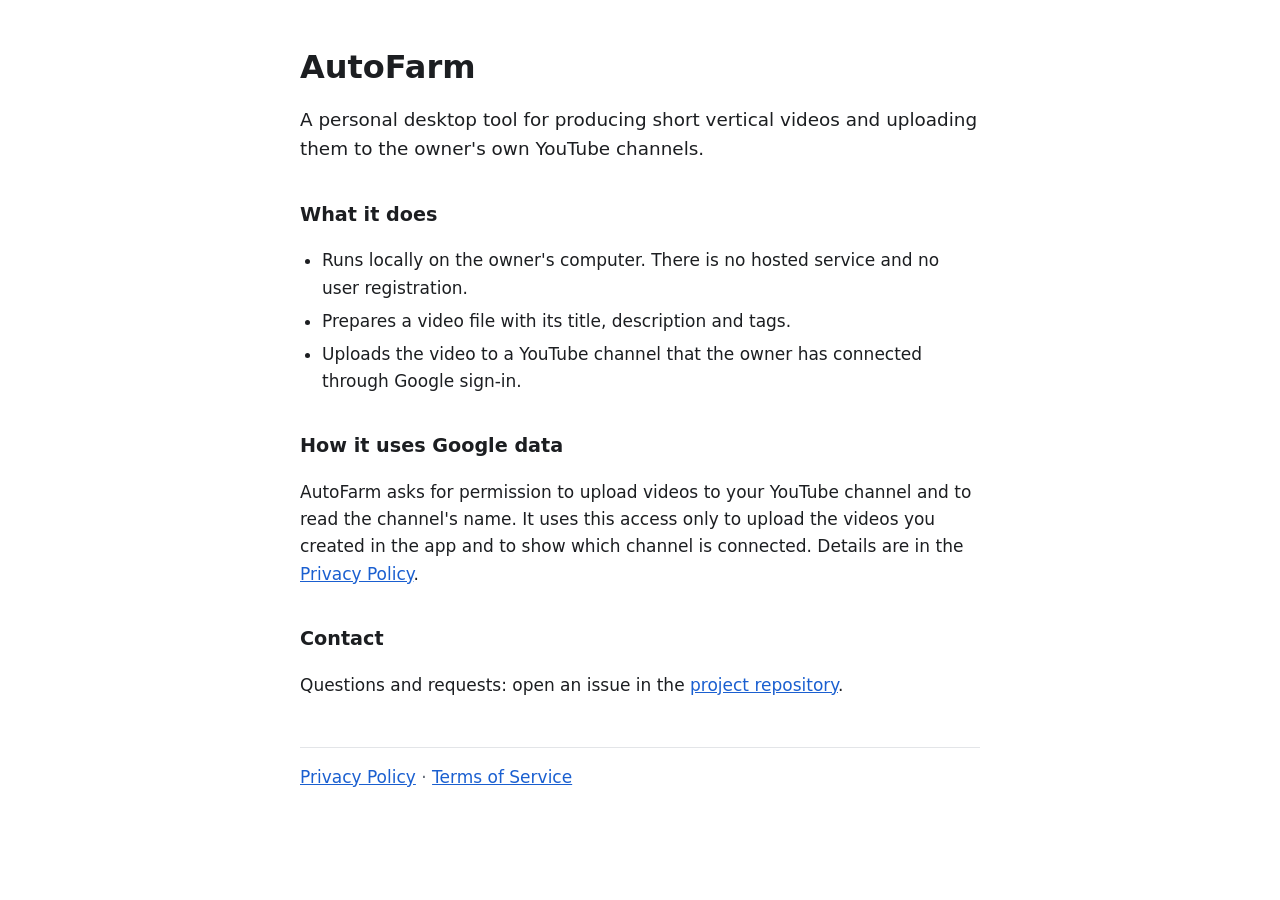
<file: index.html>
<!doctype html>
<html lang="en">
  <head>
    <meta charset="utf-8" />
    <meta name="viewport" content="width=device-width, initial-scale=1" />
    <title>AutoFarm</title>
    <meta name="description" content="AutoFarm is a personal desktop tool that uploads the owner's own videos to their own YouTube channels." />
    <link rel="stylesheet" href="style.css" />
  </head>
  <body>
    <main>
      <h1>AutoFarm</h1>
      <p class="lead">A personal desktop tool for producing short vertical videos and uploading them to the owner's own YouTube channels.</p>

      <h2>What it does</h2>
      <ul>
        <li>Runs locally on the owner's computer. There is no hosted service and no user registration.</li>
        <li>Prepares a video file with its title, description and tags.</li>
        <li>Uploads the video to a YouTube channel that the owner has connected through Google sign-in.</li>
      </ul>

      <h2>How it uses Google data</h2>
      <p>
        AutoFarm asks for permission to upload videos to your YouTube channel and to read the channel's name. It uses this access only to
        upload the videos you created in the app and to show which channel is connected. Details are in the
        <a href="privacy.html">Privacy Policy</a>.
      </p>

      <h2>Contact</h2>
      <p>Questions and requests: open an issue in the <a href="https://github.com/newaigosha-spec/autofarm-site/issues">project repository</a>.</p>

      <footer><a href="privacy.html">Privacy Policy</a> · <a href="terms.html">Terms of Service</a></footer>
    </main>
  </body>
</html>
</file>
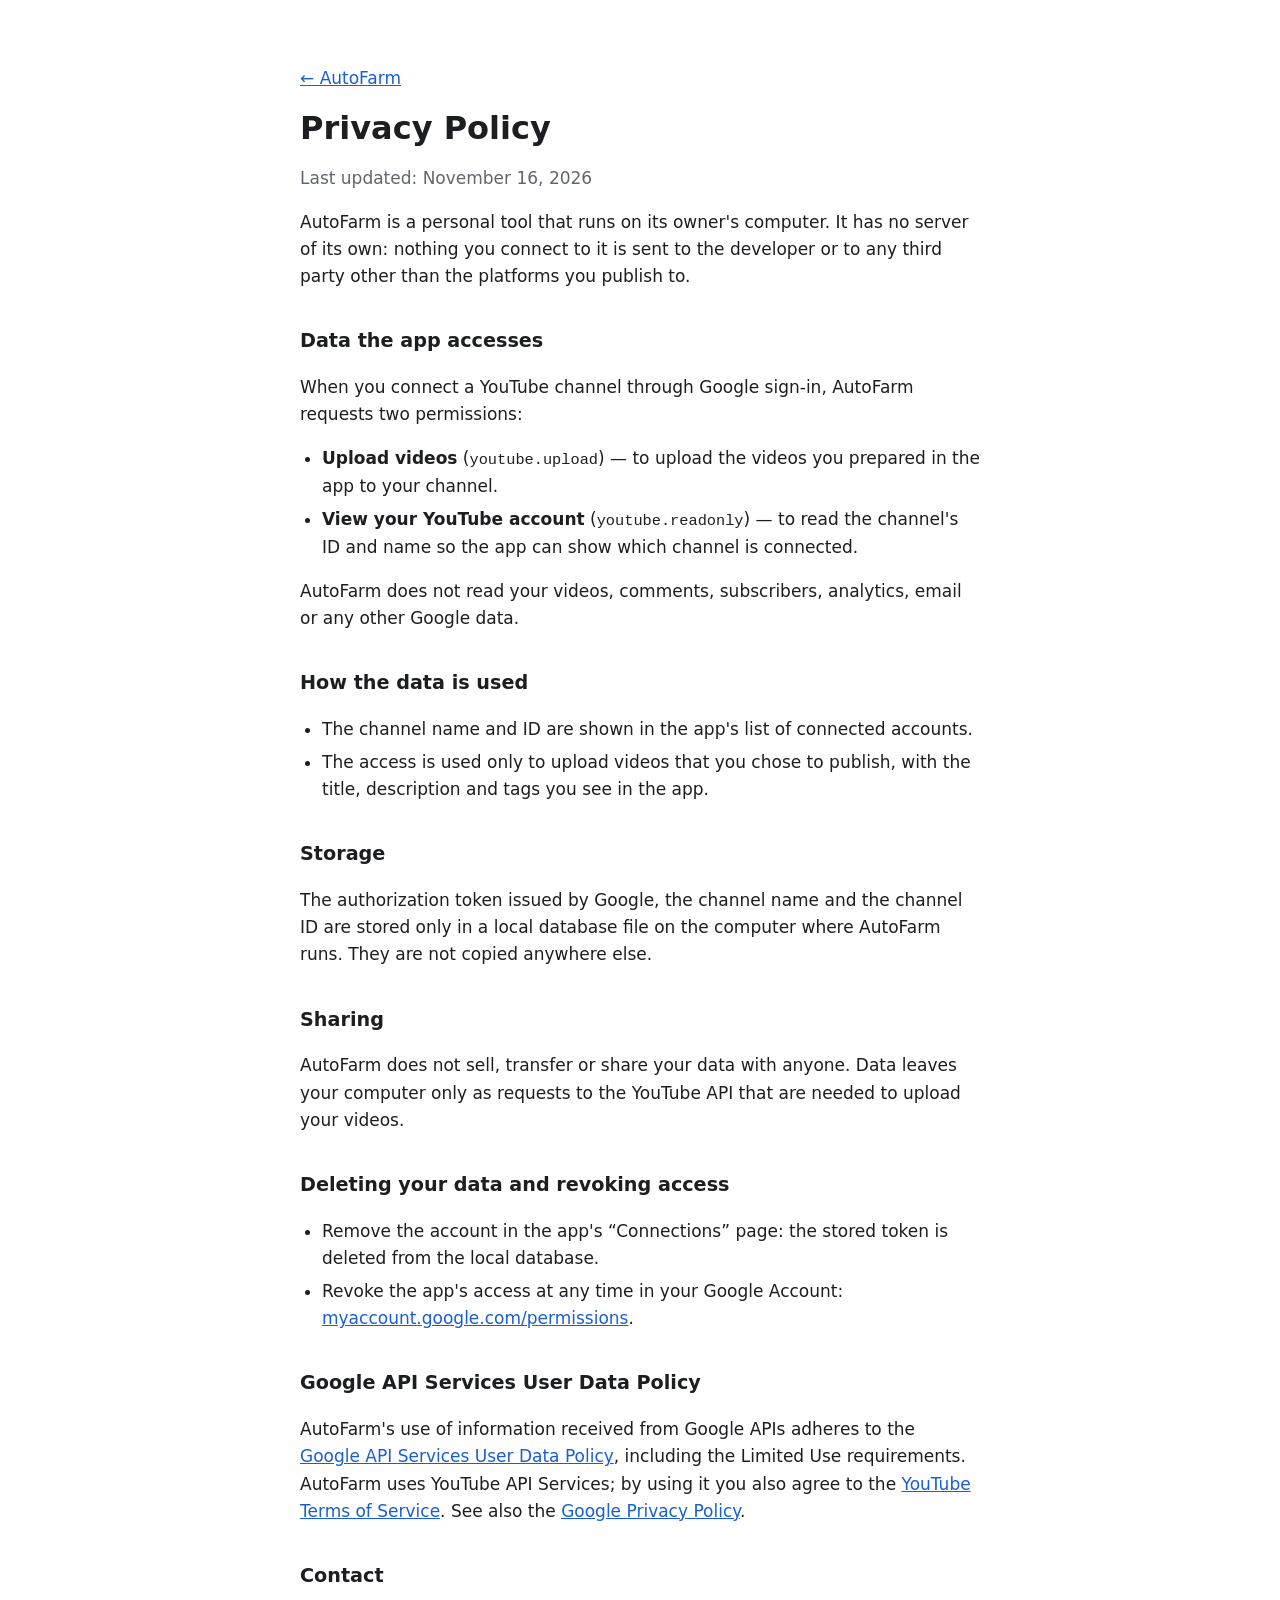
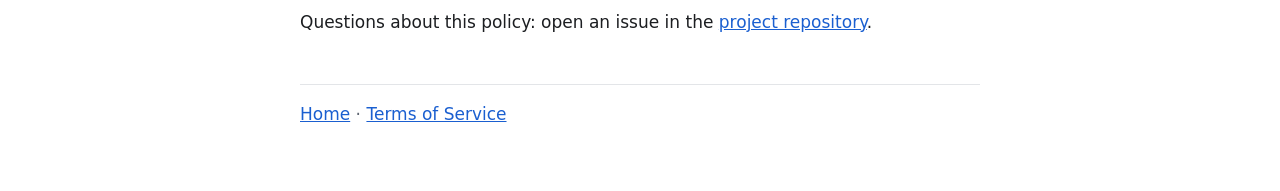
<file: privacy.html>
<!doctype html>
<html lang="en">
  <head>
    <meta charset="utf-8" />
    <meta name="viewport" content="width=device-width, initial-scale=1" />
    <title>Privacy Policy · AutoFarm</title>
    <link rel="stylesheet" href="style.css" />
  </head>
  <body>
    <main>
      <p><a href="./">← AutoFarm</a></p>
      <h1>Privacy Policy</h1>
      <p class="muted">Last updated: November 16, 2026</p>

      <p>
        AutoFarm is a personal tool that runs on its owner's computer. It has no server of its own: nothing you connect to it is sent to the
        developer or to any third party other than the platforms you publish to.
      </p>

      <h2>Data the app accesses</h2>
      <p>When you connect a YouTube channel through Google sign-in, AutoFarm requests two permissions:</p>
      <ul>
        <li><strong>Upload videos</strong> (<code>youtube.upload</code>) — to upload the videos you prepared in the app to your channel.</li>
        <li><strong>View your YouTube account</strong> (<code>youtube.readonly</code>) — to read the channel's ID and name so the app can show which channel is connected.</li>
      </ul>
      <p>AutoFarm does not read your videos, comments, subscribers, analytics, email or any other Google data.</p>

      <h2>How the data is used</h2>
      <ul>
        <li>The channel name and ID are shown in the app's list of connected accounts.</li>
        <li>The access is used only to upload videos that you chose to publish, with the title, description and tags you see in the app.</li>
      </ul>

      <h2>Storage</h2>
      <p>
        The authorization token issued by Google, the channel name and the channel ID are stored only in a local database file on the
        computer where AutoFarm runs. They are not copied anywhere else.
      </p>

      <h2>Sharing</h2>
      <p>
        AutoFarm does not sell, transfer or share your data with anyone. Data leaves your computer only as requests to the YouTube API
        that are needed to upload your videos.
      </p>

      <h2>Deleting your data and revoking access</h2>
      <ul>
        <li>Remove the account in the app's “Connections” page: the stored token is deleted from the local database.</li>
        <li>Revoke the app's access at any time in your Google Account: <a href="https://myaccount.google.com/permissions">myaccount.google.com/permissions</a>.</li>
      </ul>

      <h2>Google API Services User Data Policy</h2>
      <p>
        AutoFarm's use of information received from Google APIs adheres to the
        <a href="https://developers.google.com/terms/api-services-user-data-policy">Google API Services User Data Policy</a>, including the
        Limited Use requirements. AutoFarm uses YouTube API Services; by using it you also agree to the
        <a href="https://www.youtube.com/t/terms">YouTube Terms of Service</a>. See also the
        <a href="https://policies.google.com/privacy">Google Privacy Policy</a>.
      </p>

      <h2>Contact</h2>
      <p>Questions about this policy: open an issue in the <a href="https://github.com/newaigosha-spec/autofarm-site/issues">project repository</a>.</p>

      <footer><a href="./">Home</a> · <a href="terms.html">Terms of Service</a></footer>
    </main>
  </body>
</html>
</file>
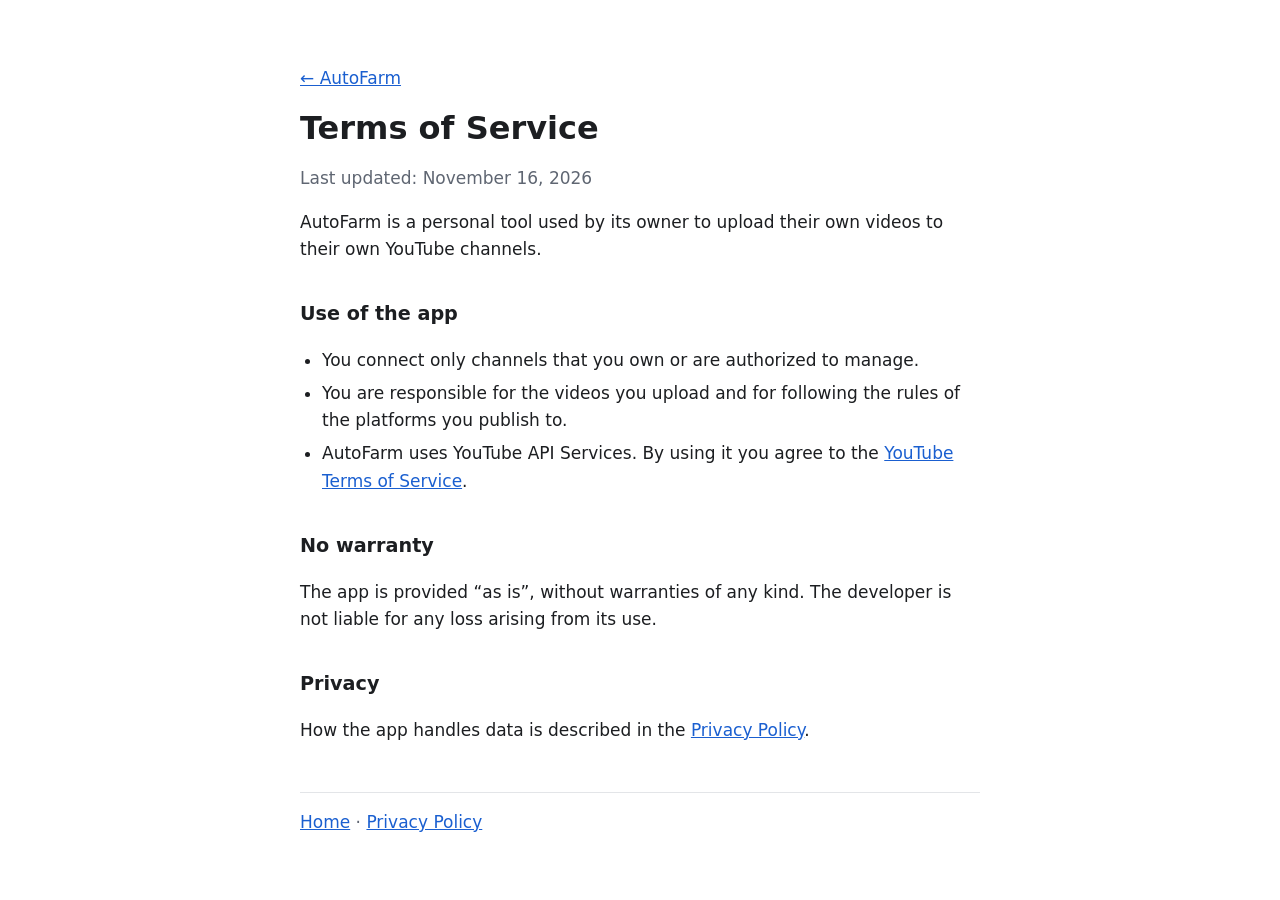
<file: terms.html>
<!doctype html>
<html lang="en">
  <head>
    <meta charset="utf-8" />
    <meta name="viewport" content="width=device-width, initial-scale=1" />
    <title>Terms of Service · AutoFarm</title>
    <link rel="stylesheet" href="style.css" />
  </head>
  <body>
    <main>
      <p><a href="./">← AutoFarm</a></p>
      <h1>Terms of Service</h1>
      <p class="muted">Last updated: November 16, 2026</p>

      <p>AutoFarm is a personal tool used by its owner to upload their own videos to their own YouTube channels.</p>

      <h2>Use of the app</h2>
      <ul>
        <li>You connect only channels that you own or are authorized to manage.</li>
        <li>You are responsible for the videos you upload and for following the rules of the platforms you publish to.</li>
        <li>AutoFarm uses YouTube API Services. By using it you agree to the <a href="https://www.youtube.com/t/terms">YouTube Terms of Service</a>.</li>
      </ul>

      <h2>No warranty</h2>
      <p>The app is provided “as is”, without warranties of any kind. The developer is not liable for any loss arising from its use.</p>

      <h2>Privacy</h2>
      <p>How the app handles data is described in the <a href="privacy.html">Privacy Policy</a>.</p>

      <footer><a href="./">Home</a> · <a href="privacy.html">Privacy Policy</a></footer>
    </main>
  </body>
</html>
</file>
<file: style.css>
:root {
  color-scheme: light dark;
  --bg: #ffffff;
  --text: #1c1e21;
  --muted: #5f6672;
  --line: #e3e5e8;
  --link: #1a5fd0;
}
@media (prefers-color-scheme: dark) {
  :root {
    --bg: #14161a;
    --text: #e8eaed;
    --muted: #9aa1ac;
    --line: #2a2e35;
    --link: #7fb0ff;
  }
}
body {
  margin: 0;
  background: var(--bg);
  color: var(--text);
  font: 17px/1.6 system-ui, -apple-system, 'Segoe UI', Roboto, sans-serif;
}
main {
  max-width: 680px;
  margin: 0 auto;
  padding: 48px 16px 64px;
}
h1 {
  font-size: 2rem;
  line-height: 1.2;
  margin: 0 0 12px;
}
h2 {
  font-size: 1.2rem;
  margin: 36px 0 8px;
}
.lead {
  font-size: 1.15rem;
}
.muted {
  color: var(--muted);
}
a {
  color: var(--link);
}
ul {
  padding-left: 22px;
}
li {
  margin: 6px 0;
}
code {
  font-size: 0.9em;
}
footer {
  margin-top: 48px;
  padding-top: 16px;
  border-top: 1px solid var(--line);
  color: var(--muted);
}
</file>
